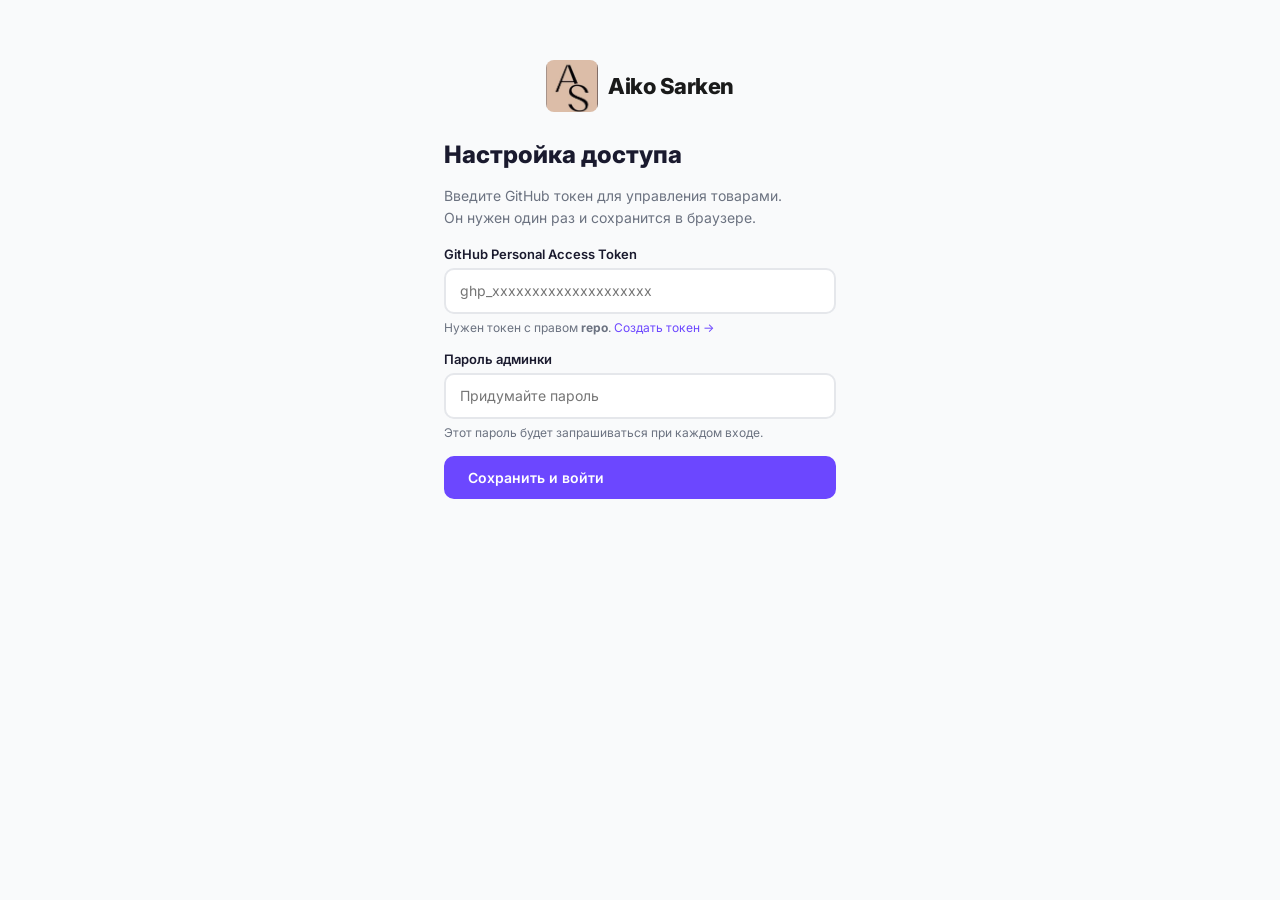
<file: admin.html>
<!DOCTYPE html>
<html lang="ru">
<head>
  <meta charset="UTF-8" />
  <meta name="viewport" content="width=device-width, initial-scale=1.0" />
  <title>Aiko Sarken — Админ панель</title>
  <link rel="preconnect" href="https://fonts.googleapis.com" />
  <link href="https://fonts.googleapis.com/css2?family=Inter:wght@300;400;500;600;700;800&display=swap" rel="stylesheet" />
  <link rel="stylesheet" href="css/admin.css" />
</head>
<body>

  <!-- SETUP SCREEN -->
  <div class="screen" id="setupScreen">
    <div class="auth-card">
      <div class="auth-logo">
        <img src="images/logo2.png" alt="Aiko Sarken" class="logo-img" />
        <span class="auth-logo-text">Aiko Sarken</span>
      </div>
      <h2>Настройка доступа</h2>
      <p class="auth-sub">Введите GitHub токен для управления товарами.<br/>Он нужен один раз и сохранится в браузере.</p>
      <div class="field">
        <label>GitHub Personal Access Token</label>
        <input type="password" id="tokenInput" placeholder="ghp_xxxxxxxxxxxxxxxxxxxx" />
        <small>Нужен токен с правом <strong>repo</strong>. <a href="https://github.com/settings/tokens/new" target="_blank">Создать токен →</a></small>
      </div>
      <div class="field">
        <label>Пароль админки</label>
        <input type="password" id="passwordInput" placeholder="Придумайте пароль" />
        <small>Этот пароль будет запрашиваться при каждом входе.</small>
      </div>
      <button class="btn btn-primary" onclick="saveSetup()">Сохранить и войти</button>
      <div class="error" id="setupError"></div>
    </div>
  </div>

  <!-- LOGIN SCREEN -->
  <div class="screen hidden" id="loginScreen">
    <div class="auth-card">
      <div class="auth-logo">
        <img src="images/logo2.png" alt="Aiko Sarken" class="logo-img" />
        <span class="auth-logo-text">Aiko Sarken</span>
      </div>
      <h2>Вход в админку</h2>
      <p class="auth-sub">Введите пароль для доступа к панели управления</p>
      <div class="field">
        <label>Пароль</label>
        <input type="password" id="loginPassword" placeholder="Введите пароль" onkeydown="if(event.key==='Enter')login()" />
      </div>
      <button class="btn btn-primary" onclick="login()">Войти</button>
      <div class="error" id="loginError"></div>
      <button class="btn-link" onclick="resetSetup()">Изменить настройки</button>
    </div>
  </div>

  <!-- ADMIN PANEL -->
  <div class="screen hidden" id="adminScreen">

    <!-- Sidebar -->
    <aside class="sidebar">
      <div class="sidebar__logo">
        <img src="images/logo2.png" alt="Aiko Sarken" class="logo-img" />
        <span class="sidebar-logo-text">Aiko Sarken</span>
      </div>
      <nav class="sidebar__nav">
        <a href="#" class="sidebar__link active" onclick="showSection('products')">
          <svg width="18" height="18" viewBox="0 0 24 24" fill="none" stroke="currentColor" stroke-width="2"><path d="M21 16V8a2 2 0 0 0-1-1.73l-7-4a2 2 0 0 0-2 0l-7 4A2 2 0 0 0 3 8v8a2 2 0 0 0 1 1.73l7 4a2 2 0 0 0 2 0l7-4A2 2 0 0 0 21 16z"/></svg>
          Товары
        </a>
        <a href="#" class="sidebar__link" onclick="showSection('add')">
          <svg width="18" height="18" viewBox="0 0 24 24" fill="none" stroke="currentColor" stroke-width="2"><circle cx="12" cy="12" r="10"/><line x1="12" y1="8" x2="12" y2="16"/><line x1="8" y1="12" x2="16" y2="12"/></svg>
          Добавить товар
        </a>
      </nav>
      <div class="sidebar__footer">
        <a href="/" target="_blank" class="sidebar__link">
          <svg width="18" height="18" viewBox="0 0 24 24" fill="none" stroke="currentColor" stroke-width="2"><path d="M18 13v6a2 2 0 0 1-2 2H5a2 2 0 0 1-2-2V8a2 2 0 0 1 2-2h6"/><polyline points="15 3 21 3 21 9"/><line x1="10" y1="14" x2="21" y2="3"/></svg>
          Открыть сайт
        </a>
        <button class="sidebar__link logout" onclick="logout()">
          <svg width="18" height="18" viewBox="0 0 24 24" fill="none" stroke="currentColor" stroke-width="2"><path d="M9 21H5a2 2 0 0 1-2-2V5a2 2 0 0 1 2-2h4"/><polyline points="16 17 21 12 16 7"/><line x1="21" y1="12" x2="9" y2="12"/></svg>
          Выйти
        </button>
      </div>
    </aside>

    <!-- Main content -->
    <main class="main">

      <!-- Products section -->
      <section id="sectionProducts">
        <div class="page-header">
          <div>
            <h1>Товары</h1>
            <p class="page-sub">Управление каталогом магазина</p>
          </div>
          <button class="btn btn-primary" onclick="showSection('add')">+ Добавить товар</button>
        </div>

        <div class="stats-row" id="statsRow">
          <div class="stat-card">
            <span class="stat-num" id="statTotal">0</span>
            <span class="stat-label">Всего товаров</span>
          </div>
          <div class="stat-card">
            <span class="stat-num" id="statInStock">0</span>
            <span class="stat-label">В наличии</span>
          </div>
          <div class="stat-card">
            <span class="stat-num" id="statSale">0</span>
            <span class="stat-label">Со скидкой</span>
          </div>
        </div>

        <div class="products-table-wrap">
          <div class="table-toolbar">
            <input type="text" class="search-input" placeholder="Поиск по товарам..." oninput="filterProducts(this.value)" />
          </div>
          <div id="productsList">
            <div class="empty-hint">
              <svg width="48" height="48" viewBox="0 0 24 24" fill="none" stroke="currentColor" stroke-width="1"><path d="M21 16V8a2 2 0 0 0-1-1.73l-7-4a2 2 0 0 0-2 0l-7 4A2 2 0 0 0 3 8v8a2 2 0 0 0 1 1.73l7 4a2 2 0 0 0 2 0l7-4A2 2 0 0 0 21 16z"/></svg>
              <p>Товаров пока нет. <button class="btn-link" onclick="showSection('add')">Добавить первый →</button></p>
            </div>
          </div>
        </div>
      </section>

      <!-- Add/Edit section -->
      <section id="sectionAdd" class="hidden">
        <div class="page-header">
          <div>
            <h1 id="formTitle">Добавить товар</h1>
            <p class="page-sub">Заполните информацию о товаре</p>
          </div>
          <button class="btn btn-ghost" onclick="showSection('products')">← Назад</button>
        </div>

        <form class="product-form" onsubmit="saveProduct(event)">
          <input type="hidden" id="editId" />

          <div class="form-grid">
            <div class="form-col">
              <div class="field">
                <label>Название товара *</label>
                <input type="text" id="fName" placeholder="Например: Платье летнее" required />
              </div>
              <div class="form-row-2">
                <div class="field">
                  <label>Бренд <span class="field-optional">(не обязательно)</span></label>
                  <input type="text" id="fBrand" placeholder="Zara, Nike, H&M..." />
                </div>
                <div class="field">
                  <label>Категория *</label>
                  <select id="fCategory" required>
                    <option value="">Выберите</option>
                    <option value="women">Женщинам</option>
                    <option value="men">Мужчинам</option>
                    <option value="kids">Детям</option>
                  </select>
                </div>
              </div>
              <div class="field">
                <label>Описание <span class="field-optional">(не обязательно)</span></label>
                <textarea id="fDesc" rows="3" placeholder="Краткое описание товара..."></textarea>
              </div>
              <div class="form-row-2">
                <div class="field">
                  <label>Цена (₸) *</label>
                  <input type="number" id="fPrice" placeholder="15990" min="0" required />
                </div>
                <div class="field">
                  <label>Старая цена (₸)</label>
                  <input type="number" id="fOldPrice" placeholder="24990" min="0" />
                </div>
              </div>
              <div class="field">
                <label>Размеры (через запятую)</label>
                <input type="text" id="fSizes" placeholder="XS, S, M, L, XL" />
                <small>Например: XS, S, M, L, XL или 36, 37, 38, 39, 40</small>
              </div>
              <div class="form-row-2">
                <div class="field">
                  <label>Бейдж</label>
                  <select id="fBadge">
                    <option value="">Без бейджа</option>
                    <option value="Новинка">Новинка</option>
                    <option value="Хит">Хит</option>
                    <option value="Акция">Акция</option>
                  </select>
                </div>
                <div class="field">
                  <label>Макс. кол-во на заказ <span class="field-optional">(шт.)</span></label>
                  <input type="number" id="fMaxQty" placeholder="Не ограничено" min="1" />
                </div>
              </div>
              <div class="field">
                <label class="checkbox-label">
                  <input type="checkbox" id="fInStock" checked />
                  <span>В наличии</span>
                </label>
              </div>
            </div>

            <div class="form-col">
              <div class="field">
                <label>Фотографии товара</label>
                <div class="img-drop-zone" id="imgDropZone">
                  <input type="file" id="imgFileInput" accept="image/*" multiple style="display:none" />
                  <svg width="32" height="32" viewBox="0 0 24 24" fill="none" stroke="currentColor" stroke-width="1.5"><rect x="3" y="3" width="18" height="18" rx="2"/><circle cx="8.5" cy="8.5" r="1.5"/><polyline points="21 15 16 10 5 21"/></svg>
                  <span>Перетащите фото сюда</span>
                  <span class="img-drop-hint">или нажмите для выбора файлов</span>
                </div>
                <div class="img-grid" id="imgGrid"></div>
                <small>Нажмите ★ чтобы сделать фото основным (показывается на карточке товара)</small>
              </div>
            </div>
          </div>

          <div class="form-actions">
            <button type="submit" class="btn btn-primary" id="saveBtn">
              <svg width="16" height="16" viewBox="0 0 24 24" fill="none" stroke="currentColor" stroke-width="2.5"><polyline points="20 6 9 17 4 12"/></svg>
              Сохранить и опубликовать
            </button>
            <button type="button" class="btn btn-ghost" onclick="resetForm()">Очистить</button>
          </div>
        </form>
      </section>

    </main>
  </div>

  <!-- Toast -->
  <div class="toast" id="toast"></div>

  <!-- Delete modal -->
  <div class="modal-overlay hidden" id="deleteModal">
    <div class="modal">
      <h3>Удалить товар?</h3>
      <p>Это действие нельзя отменить. Товар будет удалён с сайта после публикации.</p>
      <div class="modal-actions">
        <button class="btn btn-danger" onclick="confirmDelete()">Удалить</button>
        <button class="btn btn-ghost" onclick="closeModal()">Отмена</button>
      </div>
    </div>
  </div>

  <script src="js/admin.js"></script>
</body>
</html>
</file>
<file: css/admin.css>
*, *::before, *::after { box-sizing: border-box; margin: 0; padding: 0; }

:root {
  --accent:      #6c47ff;
  --accent-dark: #5535e0;
  --accent-bg:   #ede9ff;
  --danger:      #ef4444;
  --success:     #22c55e;
  --text:        #1a1a2e;
  --muted:       #6b7280;
  --border:      #e5e7eb;
  --bg:          #f9fafb;
  --sidebar-w:   240px;
  --radius:      12px;
}

body {
  font-family: 'Inter', system-ui, sans-serif;
  color: var(--text);
  background: var(--bg);
  min-height: 100vh;
}

a { text-decoration: none; color: inherit; }

/* ===================== SCREENS ===================== */
.screen { min-height: 100vh; }
.hidden { display: none !important; }

/* ===================== AUTH ===================== */
.auth-card {
  max-width: 440px;
  margin: 0 auto;
  padding: 60px 24px;
  display: flex;
  flex-direction: column;
  gap: 16px;
}
.auth-logo {
  margin-bottom: 12px;
  display: flex;
  align-items: center;
  justify-content: center;
  gap: 10px;
}
.auth-logo .logo-img {
  height: 52px;
  width: 52px;
  object-fit: cover;
  border-radius: 8px;
}
.auth-logo-text {
  font-size: 22px;
  font-weight: 800;
  letter-spacing: -0.5px;
  color: #1a1a1a;
}
.auth-card h2 { font-size: 24px; font-weight: 800; }
.auth-sub { color: var(--muted); font-size: 14px; line-height: 1.6; }
.c-accent { color: var(--accent); }

/* ===================== FIELDS ===================== */
.field { display: flex; flex-direction: column; gap: 6px; }
.field label {
  font-size: 13px;
  font-weight: 600;
  color: var(--text);
}
.field small { font-size: 12px; color: var(--muted); }
.field small a { color: var(--accent); }

input[type="text"],
input[type="password"],
input[type="email"],
input[type="number"],
input[type="url"],
select,
textarea {
  width: 100%;
  height: 46px;
  padding: 0 14px;
  border: 2px solid var(--border);
  border-radius: 10px;
  font-size: 14px;
  font-family: inherit;
  outline: none;
  background: #fff;
  transition: border-color .2s;
  color: var(--text);
}
input:focus, select:focus, textarea:focus { border-color: var(--accent); }
textarea { height: auto; padding: 12px 14px; resize: vertical; line-height: 1.6; }
select { cursor: pointer; }

.search-input {
  width: 300px;
  height: 40px;
  font-size: 14px;
}

.checkbox-label {
  display: flex;
  align-items: center;
  gap: 10px;
  cursor: pointer;
  font-size: 14px;
  font-weight: 500;
}
.checkbox-label input[type="checkbox"] {
  width: 18px;
  height: 18px;
  cursor: pointer;
  accent-color: var(--accent);
}

/* ===================== BUTTONS ===================== */
.btn {
  display: inline-flex;
  align-items: center;
  gap: 8px;
  padding: 11px 22px;
  border-radius: 10px;
  font-size: 14px;
  font-weight: 600;
  cursor: pointer;
  border: 2px solid transparent;
  transition: all .2s;
  white-space: nowrap;
  font-family: inherit;
}
.btn-primary {
  background: var(--accent);
  color: #fff;
  border-color: var(--accent);
}
.btn-primary:hover { background: var(--accent-dark); border-color: var(--accent-dark); }
.btn-primary:disabled { opacity: .6; cursor: not-allowed; }

.btn-ghost {
  background: #fff;
  color: var(--text);
  border-color: var(--border);
}
.btn-ghost:hover { border-color: var(--accent); color: var(--accent); }

.btn-danger {
  background: var(--danger);
  color: #fff;
  border-color: var(--danger);
}
.btn-danger:hover { opacity: .85; }

.btn-link {
  background: none;
  border: none;
  color: var(--accent);
  font-size: 13px;
  font-weight: 500;
  cursor: pointer;
  font-family: inherit;
  padding: 0;
  text-decoration: underline;
}

.error {
  color: var(--danger);
  font-size: 13px;
  font-weight: 500;
  min-height: 18px;
}

/* ===================== LAYOUT ===================== */
#adminScreen {
  display: flex;
  min-height: 100vh;
}

/* ===================== SIDEBAR ===================== */
.sidebar {
  width: var(--sidebar-w);
  background: var(--text);
  color: rgba(255,255,255,.7);
  display: flex;
  flex-direction: column;
  padding: 0;
  position: fixed;
  top: 0; left: 0; bottom: 0;
  z-index: 10;
}
.sidebar__logo {
  padding: 16px 20px;
  border-bottom: 1px solid rgba(255,255,255,.08);
  display: flex;
  align-items: center;
  gap: 10px;
}
.sidebar__logo .logo-img {
  height: 40px;
  width: 40px;
  object-fit: cover;
  border-radius: 6px;
  flex-shrink: 0;
}
.sidebar-logo-text {
  font-size: 16px;
  font-weight: 800;
  color: #fff;
  letter-spacing: -0.3px;
}
.sidebar__nav {
  flex: 1;
  display: flex;
  flex-direction: column;
  padding: 12px 10px;
  gap: 2px;
}
.sidebar__link {
  display: flex;
  align-items: center;
  gap: 10px;
  padding: 10px 12px;
  border-radius: 8px;
  font-size: 14px;
  font-weight: 500;
  color: rgba(255,255,255,.65);
  transition: all .2s;
  cursor: pointer;
  border: none;
  background: none;
  font-family: inherit;
  width: 100%;
  text-align: left;
}
.sidebar__link:hover { background: rgba(255,255,255,.08); color: #fff; }
.sidebar__link.active { background: var(--accent); color: #fff; }
.sidebar__link.logout { color: rgba(255,100,100,.7); }
.sidebar__link.logout:hover { background: rgba(239,68,68,.15); color: #f87171; }

.sidebar__footer {
  padding: 12px 10px;
  border-top: 1px solid rgba(255,255,255,.08);
  display: flex;
  flex-direction: column;
  gap: 2px;
}

/* ===================== MAIN ===================== */
.main {
  margin-left: var(--sidebar-w);
  flex: 1;
  padding: 40px;
  max-width: calc(100vw - var(--sidebar-w));
}
.main section { display: block; }
.main section.hidden { display: none; }

.page-header {
  display: flex;
  align-items: flex-start;
  justify-content: space-between;
  margin-bottom: 32px;
}
.page-header h1 { font-size: 26px; font-weight: 800; }
.page-sub { color: var(--muted); font-size: 14px; margin-top: 4px; }

/* ===================== STATS ===================== */
.stats-row {
  display: grid;
  grid-template-columns: repeat(3, 1fr);
  gap: 16px;
  margin-bottom: 28px;
}
.stat-card {
  background: #fff;
  border-radius: var(--radius);
  border: 1px solid var(--border);
  padding: 20px 24px;
  display: flex;
  flex-direction: column;
  gap: 4px;
}
.stat-num { font-size: 32px; font-weight: 800; color: var(--accent); }
.stat-label { font-size: 13px; color: var(--muted); }

/* ===================== TABLE ===================== */
.products-table-wrap {
  background: #fff;
  border-radius: var(--radius);
  border: 1px solid var(--border);
  overflow: hidden;
}
.table-toolbar {
  padding: 16px 20px;
  border-bottom: 1px solid var(--border);
  display: flex;
  align-items: center;
  gap: 12px;
}

.product-row {
  display: grid;
  grid-template-columns: 60px 1fr 120px 100px 100px 120px;
  align-items: center;
  gap: 16px;
  padding: 14px 20px;
  border-bottom: 1px solid var(--border);
  transition: background .15s;
}
.product-row:last-child { border-bottom: none; }
.product-row:hover { background: var(--bg); }

.product-row__img {
  width: 56px; height: 56px;
  border-radius: 8px;
  object-fit: cover;
  background: var(--bg);
  border: 1px solid var(--border);
  display: flex;
  align-items: center;
  justify-content: center;
  color: var(--muted);
  overflow: hidden;
  flex-shrink: 0;
}
.product-row__img img { width: 100%; height: 100%; object-fit: cover; }

.product-row__name { font-weight: 600; font-size: 14px; }
.product-row__cat { font-size: 12px; color: var(--muted); margin-top: 2px; }
.product-row__price { font-weight: 700; font-size: 15px; }
.product-row__old { font-size: 12px; color: var(--muted); text-decoration: line-through; }
.badge {
  display: inline-block;
  padding: 3px 10px;
  border-radius: 99px;
  font-size: 11px;
  font-weight: 700;
  background: var(--accent-bg);
  color: var(--accent);
}
.badge-success { background: #dcfce7; color: #16a34a; }
.badge-muted { background: #f3f4f6; color: var(--muted); }

.row-actions { display: flex; gap: 8px; }
.row-actions button {
  height: 34px;
  padding: 0 12px;
  border-radius: 8px;
  font-size: 13px;
  font-weight: 500;
  cursor: pointer;
  border: 1px solid var(--border);
  background: #fff;
  font-family: inherit;
  transition: all .15s;
  color: var(--text);
}
.row-actions button:hover { border-color: var(--accent); color: var(--accent); }
.row-actions button.del { color: var(--danger); }
.row-actions button.del:hover { border-color: var(--danger); background: #fef2f2; }

.empty-hint {
  text-align: center;
  padding: 60px 20px;
  color: var(--muted);
  display: flex;
  flex-direction: column;
  align-items: center;
  gap: 12px;
}

/* ===================== PRODUCT FORM ===================== */
.product-form {
  background: #fff;
  border-radius: var(--radius);
  border: 1px solid var(--border);
  padding: 32px;
}
.form-grid {
  display: grid;
  grid-template-columns: 1fr 340px;
  gap: 40px;
  margin-bottom: 28px;
}
.form-col { display: flex; flex-direction: column; gap: 18px; }
.form-row-2 { display: grid; grid-template-columns: 1fr 1fr; gap: 16px; }

.field-optional {
  font-weight: 400;
  color: var(--muted);
  font-size: 11px;
}

.img-drop-zone {
  width: 100%;
  padding: 28px 16px;
  background: var(--bg);
  border: 2px dashed var(--border);
  border-radius: var(--radius);
  display: flex;
  flex-direction: column;
  align-items: center;
  justify-content: center;
  gap: 6px;
  color: var(--muted);
  font-size: 13px;
  font-weight: 500;
  cursor: pointer;
  transition: border-color .2s, background .2s;
  user-select: none;
}
.img-drop-zone:hover,
.img-drop-zone.drag-over {
  border-color: var(--accent);
  background: var(--accent-bg);
  color: var(--accent);
}
.img-drop-hint { font-size: 12px; font-weight: 400; }

.img-grid {
  display: grid;
  grid-template-columns: repeat(3, 1fr);
  gap: 8px;
  margin-top: 10px;
}
.img-thumb {
  position: relative;
  aspect-ratio: 1;
  border-radius: 8px;
  overflow: hidden;
  border: 2px solid var(--border);
  background: var(--bg);
  display: flex;
  align-items: center;
  justify-content: center;
}
.img-thumb--primary { border-color: var(--accent); }
.img-thumb img { width: 100%; height: 100%; object-fit: cover; }
.img-thumb__del {
  position: absolute;
  top: 4px; right: 4px;
  width: 22px; height: 22px;
  border-radius: 99px;
  background: rgba(0,0,0,.55);
  color: #fff;
  border: none;
  cursor: pointer;
  font-size: 11px;
  display: flex;
  align-items: center;
  justify-content: center;
  line-height: 1;
  transition: background .15s;
}
.img-thumb__del:hover { background: var(--danger); }
.img-thumb__star {
  position: absolute;
  bottom: 4px; left: 4px;
  width: 22px; height: 22px;
  border-radius: 99px;
  background: rgba(0,0,0,.45);
  color: #fff;
  border: none;
  cursor: pointer;
  font-size: 13px;
  display: flex;
  align-items: center;
  justify-content: center;
  line-height: 1;
  transition: background .15s;
}
.img-thumb__star:hover { background: var(--accent); }
.img-thumb--primary .img-thumb__star { background: var(--accent); }
.img-thumb__spinner {
  width: 24px; height: 24px;
  border: 3px solid var(--border);
  border-top-color: var(--accent);
  border-radius: 50%;
  animation: spin .7s linear infinite;
}
@keyframes spin { to { transform: rotate(360deg); } }

.form-actions {
  display: flex;
  gap: 12px;
  padding-top: 20px;
  border-top: 1px solid var(--border);
}

/* ===================== TOAST ===================== */
.toast {
  position: fixed;
  bottom: 28px;
  left: 50%;
  transform: translateX(-50%) translateY(80px);
  background: var(--text);
  color: #fff;
  padding: 12px 24px;
  border-radius: 10px;
  font-size: 14px;
  font-weight: 500;
  z-index: 9999;
  opacity: 0;
  transition: all .3s ease;
  pointer-events: none;
  white-space: nowrap;
}
.toast.success { background: var(--success); }
.toast.error { background: var(--danger); }
.toast.show { opacity: 1; transform: translateX(-50%) translateY(0); }

/* ===================== MODAL ===================== */
.modal-overlay {
  position: fixed;
  inset: 0;
  background: rgba(0,0,0,.5);
  z-index: 500;
  display: flex;
  align-items: center;
  justify-content: center;
}
.modal {
  background: #fff;
  border-radius: var(--radius);
  padding: 32px;
  max-width: 400px;
  width: 90%;
}
.modal h3 { font-size: 18px; font-weight: 700; margin-bottom: 8px; }
.modal p { color: var(--muted); font-size: 14px; margin-bottom: 24px; }
.modal-actions { display: flex; gap: 10px; }

/* ===================== DEPLOY STATUS ===================== */
.deploy-badge {
  display: inline-flex;
  align-items: center;
  gap: 6px;
  padding: 4px 12px;
  border-radius: 99px;
  font-size: 12px;
  font-weight: 600;
  background: #dcfce7;
  color: #16a34a;
}
.deploy-badge.loading {
  background: #fef9c3;
  color: #a16207;
}
.deploy-badge span {
  width: 7px; height: 7px;
  border-radius: 50%;
  background: currentColor;
  animation: pulse 1.2s ease infinite;
}
@keyframes pulse { 0%,100%{opacity:1} 50%{opacity:.3} }
</file>
